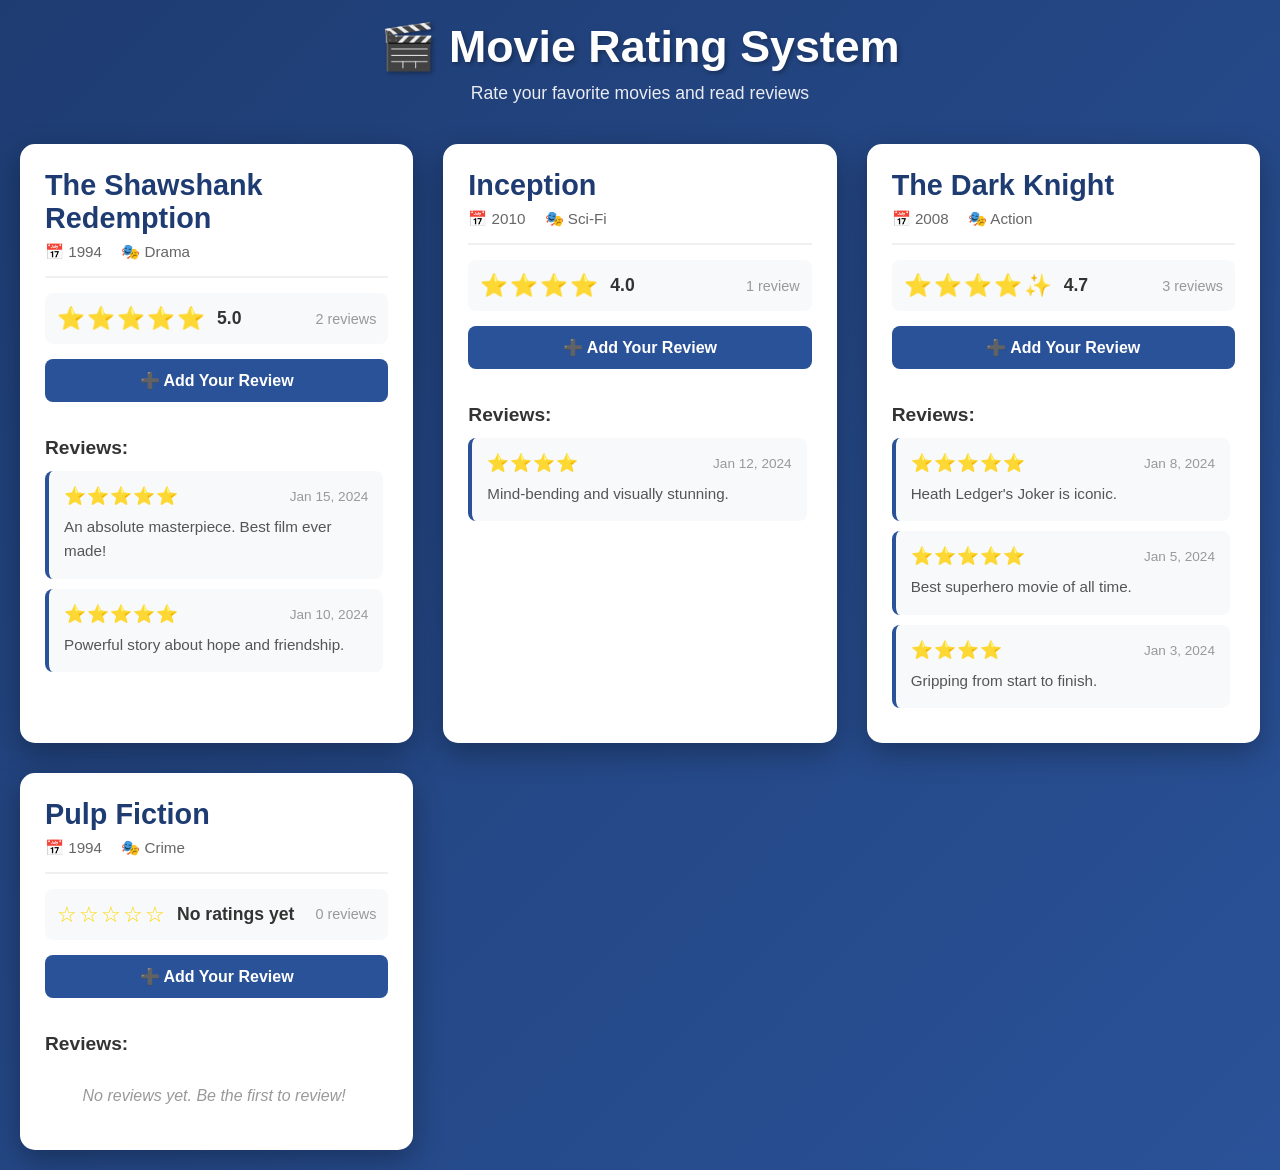
<file: week-9/index.html>
<!DOCTYPE html>
<html lang="en">
<head>
  <meta charset="UTF-8">
  <meta name="viewport" content="width=device-width, initial-scale=1.0">
  <title>Movie Rating System</title>
  <link rel="stylesheet" href="css/styles.css">
  <script src="src/script.js" defer></script>
</head>
<body>
  <div class="container">
    <header>
      <h1>🎬 Movie Rating System</h1>
      <p>Rate your favorite movies and read reviews</p>
    </header>

    <div class="movies-container" id="movies-container">
      <!-- Movie cards will be inserted here -->
    </div>
  </div>

  <!-- Modal for submitting reviews -->
  <div id="review-modal" class="modal hidden">
    <div class="modal-content">
      <span class="close" id="close-modal">&times;</span>
      <h2 id="modal-title">Submit Review</h2>

      <form id="review-form">
        <div class="form-group">
          <label for="rating">Your Rating:</label>
          <div class="star-rating">
            <input type="radio" name="rating" value="5" id="star5" required>
            <label for="star5">⭐</label>
            <input type="radio" name="rating" value="4" id="star4">
            <label for="star4">⭐</label>
            <input type="radio" name="rating" value="3" id="star3">
            <label for="star3">⭐</label>
            <input type="radio" name="rating" value="2" id="star2">
            <label for="star2">⭐</label>
            <input type="radio" name="rating" value="1" id="star1">
            <label for="star1">⭐</label>
          </div>
        </div>

        <div class="form-group">
          <label for="review-text">Your Review:</label>
          <textarea
            id="review-text"
            rows="4"
            placeholder="Share your thoughts about this movie..."
            required
            minlength="10"
            maxlength="500"
          ></textarea>
          <div class="char-count">
            <span id="char-counter">0</span>/500 characters
          </div>
        </div>

        <div id="error-display" class="error-message hidden"></div>

        <button type="submit" id="submit-btn" class="submit-btn">
          Submit Review
        </button>
      </form>
    </div>
  </div>

</body>
</html>
</file>
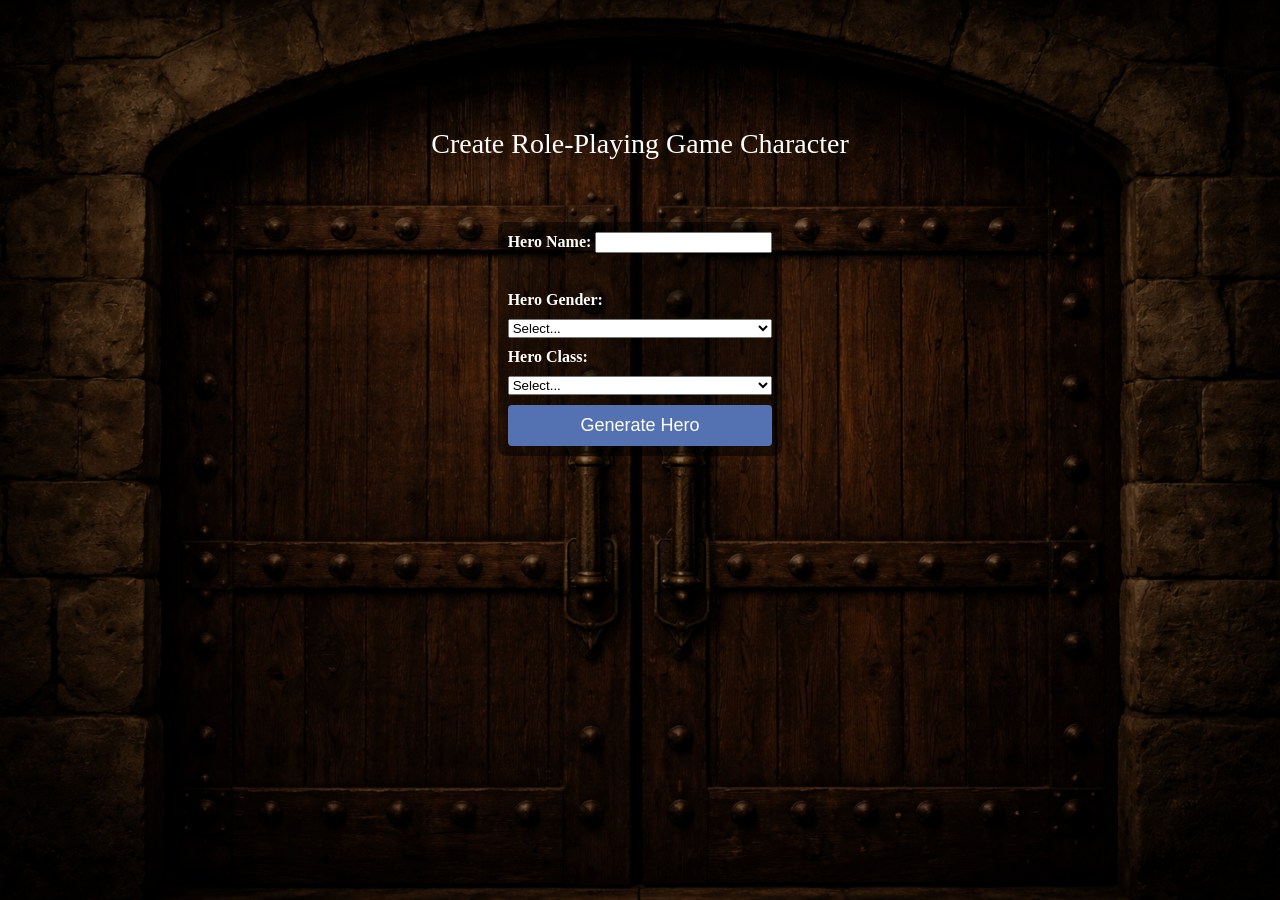
<file: week-2/character-generator/index.html>
<!DOCTYPE html>
<html>
  <!--
    Pragmatic JavaScript
    Chapter 1
    Programming Assignment

    Author: Jonathan Cantu
    Date:   April 4, 2026
    Filename: index.html
  -->

<head>
  <title>Roleplay Character Generator</title>
  <link rel="stylesheet" type="text/css" href="styles.css" />
</head>

<body>
  <div id="headerContainer" class="door-header-container">
    <h1>Create Role-Playing Game Character</h1>
  </div>
  <div id="mainContainer" class="door-form-container">
    <form id="characterForm" class="door-form">
      <span>
        <label for="heroName">Hero Name:</label>
        <input type="text" id="heroName" name="heroName" required /><br />
      </span><br />
      <label for="heroGender">Hero Gender:</label>
      <select id="heroGender" name="heroGender" required>
        <option value="">Select...</option>
        <option value="male">Male</option>
        <option value="female">Female</option>
        <option value="other">Other</option>
      </select>
      <label for="heroClass">Hero Class:</label>
      <select id="heroClass" name="heroClass" required>
        <option value="">Select...</option>
        <option value="warrior">Warrior</option>
        <option value="mage">Mage</option>
        <option value="rogue">Rogue</option>
      </select>
      <button id="generateHero" class="submit-button">Generate Hero</button>
    </form>
  </div>
  <div id="characterOutput">
  </div>

  <script src="script.js"></script>
</body>

</html>
</file>
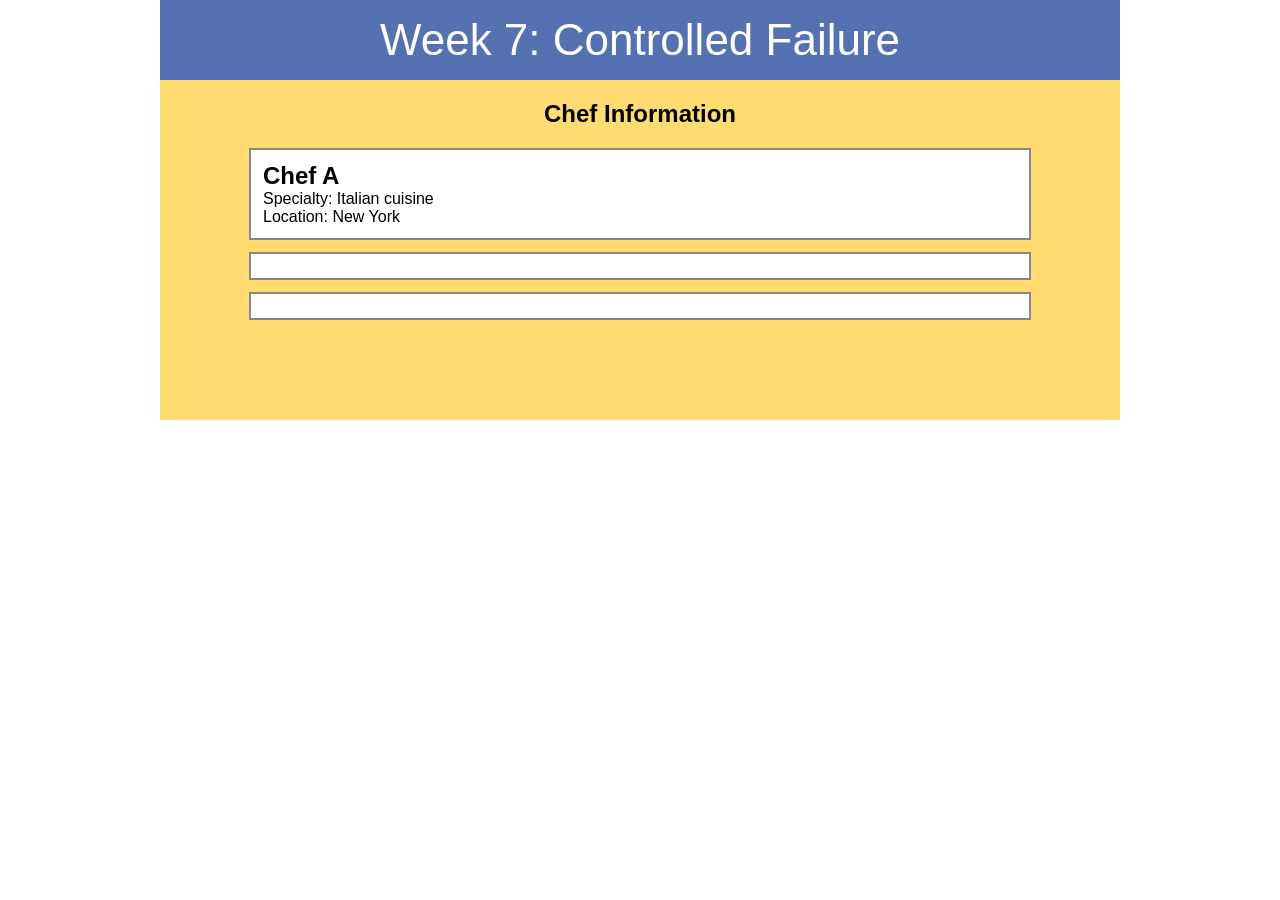
<file: week-7/starter/index.html>
<!DOCTYPE html>
<html lang="en">
<head>
  <meta charset="utf-8">
  <title>WEB 330 - Week 7</title>
  <link rel="stylesheet" href="css/styles.css">
  <script src="js/script.js"></script>
</head>
<body>
  <header>Week 7: Controlled Failure</header>

  <section>
    <h1>Chef Information</h1>
    <div id="chef1"></div>
    <div id="chef2"></div>
    <div id="chef3"></div>
  </section>

</body>
</html>
</file>
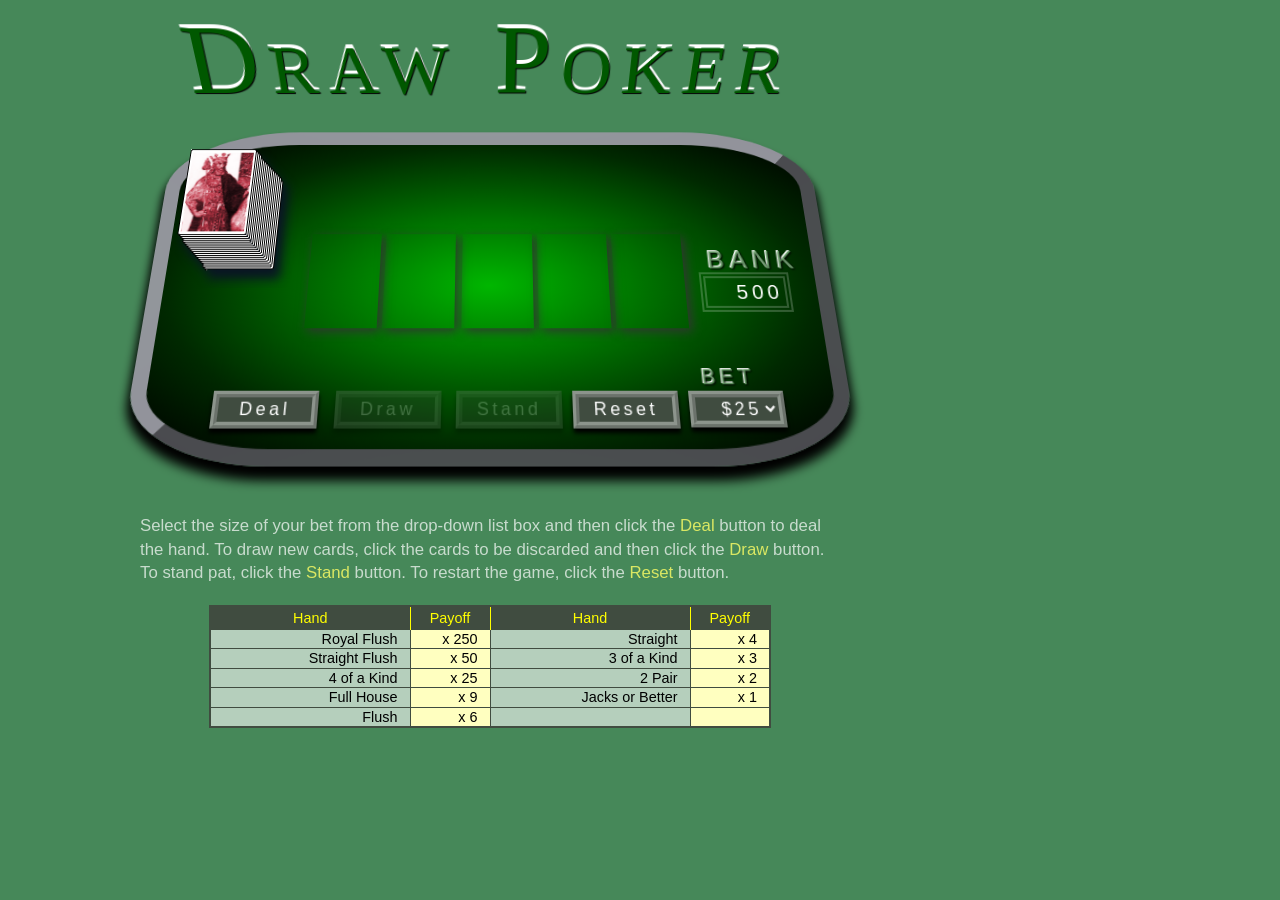
<file: week-1/chapter/js08.html>
<!DOCTYPE html>
<html>
<head>
   <!--
      JavaScript 7th Edition
      Chapter 8
      Chapter Case

      Author: Jonathan Cantu
      Date:   March 29, 2026

      Filename: js08.html
   -->
   <meta charset="utf-8" />
   <meta name="viewport" content="width=device-width,initial-scale=1.0">
   <title>Chapter 8 Case Problem: Draw Poker</title>
   <link rel="stylesheet" href="styles.css" />
   <script src="js08.js" defer></script>
   <script src="objects.js" defer></script>

</head>

<body>
   <section id="pokerTable">
      <h1>Draw Poker</h1>
      <div id="table">

         <img src="images/cardstack.png" alt="" id="cardstack" />
         <div id="hand">
            <img id="card0" class="cardImg" src="images/blank.gif" />
            <img id="card1" class="cardImg" src="images/blank.gif" />
            <img id="card2" class="cardImg" src="images/blank.gif" />
            <img id="card3" class="cardImg" src="images/blank.gif" />
            <img id="card4" class="cardImg" src="images/blank.gif" />
         </div>
         <div id="status"></div>

         <label id="bankLabel" for="bank">BANK</label>
         <input type="text" readonly id="bank" name="bank" />

         <div id="board">
            <input type="button" id="dealB" value="Deal" class="pokerButton" />
            <input type="button" id="drawB" value="Draw" class="pokerButton" disabled />
            <input type="button" id="standB" value="Stand" class="pokerButton" disabled />
            <input type="button" id="resetB" value="Reset" class="pokerButton" />
            <label id="betLabel" for="bet">BET</label>
            <select id="bet" name="bet">
               <option value="25">$25</option>
               <option value="50">$50</option>
               <option value="75">$75</option>
               <option value="100">$100</option>
            </select>
         </div>
      </div>
      <p id="instructions">
         Select the size of your bet from the drop-down list box and then
         click the <strong>Deal</strong> button to deal the hand. To draw new
         cards, click the cards to be discarded and then click the
         <strong>Draw</strong> button. To stand pat, click the
         <strong>Stand</strong> button. To restart the game, click the
         <strong>Reset</strong> button.
      </p>

      <table id="oddsTable">
         <colgroup>
            <col class="firstCol" />
            <col class="secondCol" />
            <col class="firstCol" />
            <col class="secondCol" />
         </colgroup>
         <tr>
            <th>Hand</th>
            <th>Payoff</th>
            <th>Hand</th>
            <th>Payoff</th>
         </tr>
         <tr>
            <td>Royal Flush</td>
            <td>x 250</td>
            <td>Straight</td>
            <td>x 4</td>
         </tr>
         <tr>
            <td>Straight Flush</td>
            <td>x 50</td>
            <td>3 of a Kind</td>
            <td>x 3</td>
         </tr>
         <tr>
            <td>4 of a Kind</td>
            <td>x 25</td>
            <td>2 Pair</td>
            <td>x 2</td>
         </tr>
         <tr>
            <td>Full House</td>
            <td>x 9</td>
            <td>Jacks or Better</td>
            <td>x 1</td>
         </tr>
         <tr>
            <td>Flush</td>
            <td>x 6</td>
            <td></td>
            <td></td>
         </tr>
      </table>

   </section>
</body>
</html>
</file>
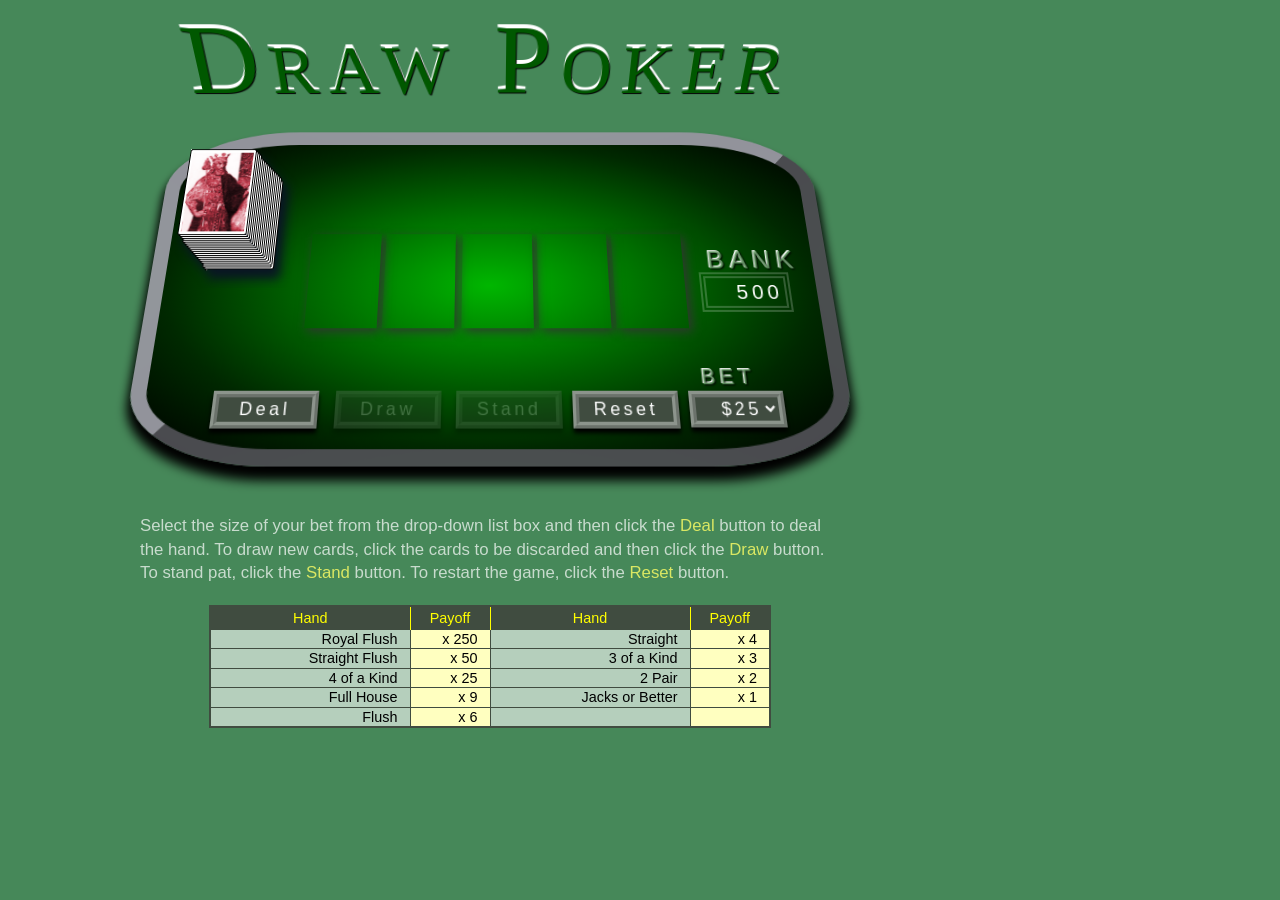
<file: week-1/chapter/js08_txt.html>
<!DOCTYPE html>
<html>
<head>
   <!--
      JavaScript 7th Edition
      Chapter 8
      Chapter Case

      Author: Jonathan Cantu
      Date:   March 29, 2026

      Filename: js08.html
   -->
   <meta charset="utf-8" />
   <meta name="viewport" content="width=device-width,initial-scale=1.0">
   <title>Chapter 8 Case Problem: Draw Poker</title>
   <link rel="stylesheet" href="styles.css" />
   <script src="js08.js" defer></script>
   <script src="objects.js" defer></script>

</head>

<body>
   <section id="pokerTable">
      <h1>Draw Poker</h1>
      <div id="table">

         <img src="cardstack.png" alt="" id="cardstack" />
         <div id="hand">
            <img id="card0" class="cardImg" src="blank.gif" />
            <img id="card1" class="cardImg" src="blank.gif" />
            <img id="card2" class="cardImg" src="blank.gif" />
            <img id="card3" class="cardImg" src="blank.gif" />
            <img id="card4" class="cardImg" src="blank.gif" />
         </div>
         <div id="status"></div>

         <label id="bankLabel" for="bank">BANK</label>
         <input type="text" readonly id="bank" name="bank" />

         <div id="board">
            <input type="button" id="dealB" value="Deal" class="pokerButton" />
            <input type="button" id="drawB" value="Draw" class="pokerButton" disabled />
            <input type="button" id="standB" value="Stand" class="pokerButton" disabled />
            <input type="button" id="resetB" value="Reset" class="pokerButton" />
            <label id="betLabel" for="bet">BET</label>
            <select id="bet" name="bet">
               <option value="25">$25</option>
               <option value="50">$50</option>
               <option value="75">$75</option>
               <option value="100">$100</option>
            </select>
         </div>
      </div>
      <p id="instructions">
         Select the size of your bet from the drop-down list box and then
         click the <strong>Deal</strong> button to deal the hand. To draw new
         cards, click the cards to be discarded and then click the
         <strong>Draw</strong> button. To stand pat, click the
         <strong>Stand</strong> button. To restart the game, click the
         <strong>Reset</strong> button.
      </p>

      <table id="oddsTable">
         <colgroup>
            <col class="firstCol" />
            <col class="secondCol" />
            <col class="firstCol" />
            <col class="secondCol" />
         </colgroup>
         <tr>
            <th>Hand</th>
            <th>Payoff</th>
            <th>Hand</th>
            <th>Payoff</th>
         </tr>
         <tr>
            <td>Royal Flush</td>
            <td>x 250</td>
            <td>Straight</td>
            <td>x 4</td>
         </tr>
         <tr>
            <td>Straight Flush</td>
            <td>x 50</td>
            <td>3 of a Kind</td>
            <td>x 3</td>
         </tr>
         <tr>
            <td>4 of a Kind</td>
            <td>x 25</td>
            <td>2 Pair</td>
            <td>x 2</td>
         </tr>
         <tr>
            <td>Full House</td>
            <td>x 9</td>
            <td>Jacks or Better</td>
            <td>x 1</td>
         </tr>
         <tr>
            <td>Flush</td>
            <td>x 6</td>
            <td></td>
            <td></td>
         </tr>
      </table>

   </section>
</body>
</html>
</file>
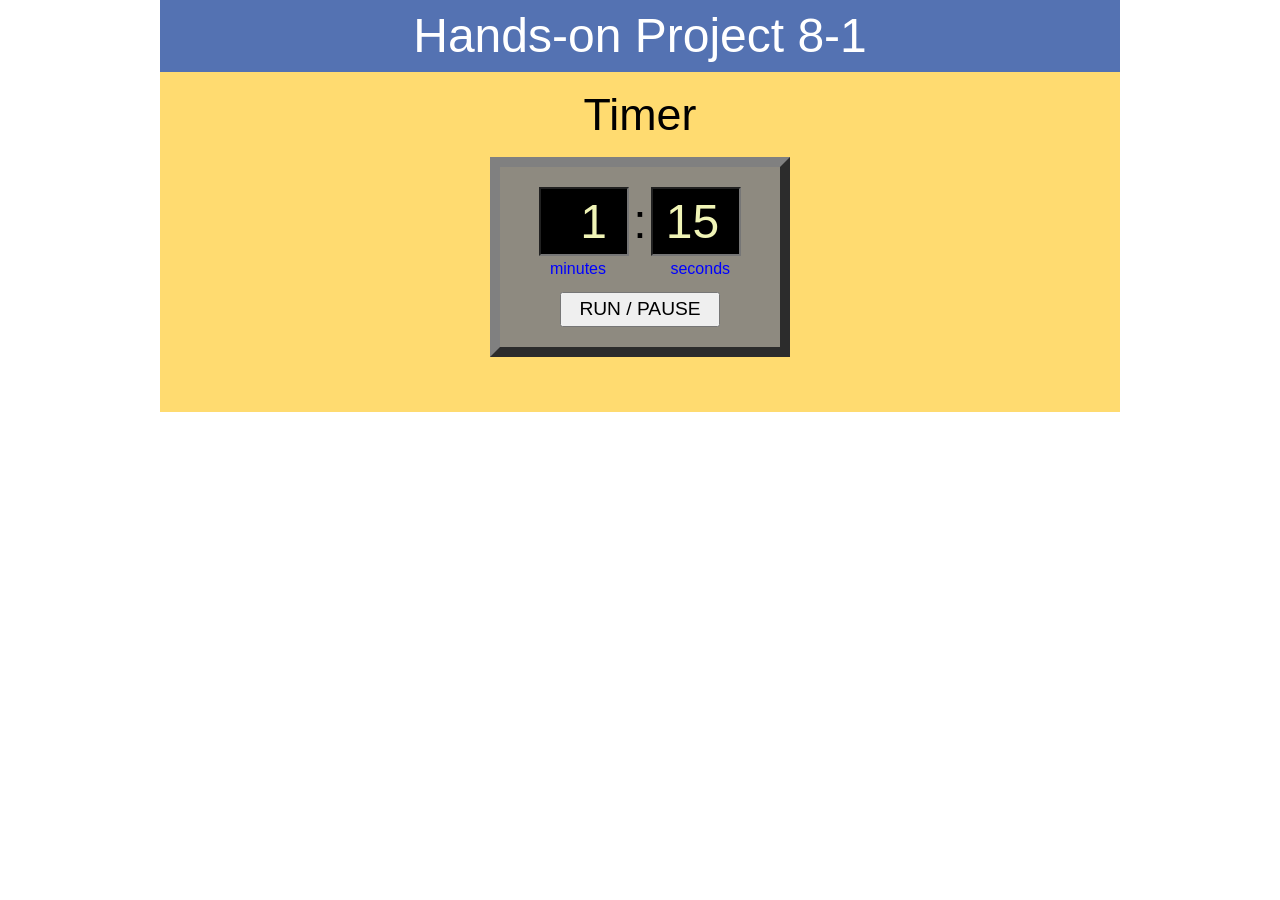
<file: week-1/project08-01/project08-01.html>
<!DOCTYPE html>
<html>
<head>
   <!--
      JavaScript 7th Edition
      Chapter 8
      Hands-on Project 8-1

      Author: Jonathan Cantu
      Date:   March 29, 2026

      Filename: project08-01.html
   -->
   <meta charset="utf-8" />
   <meta name="viewport" content="width=device-width,initial-scale=1.0">
   <title>Hands-on Project 8-1</title>
   <link rel="stylesheet" href="styles.css" />
   <script src="project08-01.js" defer></script>

</head>

<body>
   <header>
      <h1>
         Hands-on Project 8-1
      </h1>
   </header>

   <section>
      <h1>Timer</h1>
      <div id="timerClock">
         <input id="minutesBox" type="number" value="1" min="0" max="10" step="1" />
         <span id="separator">:</span>
         <input id="secondsBox" type="number" value="15" min="0" max="59" step="1" /><br />
         <span id="minLabel">minutes</span> <span id="secLabel">seconds</span>
         <input id="runPauseButton" type="button" value="RUN / PAUSE" />
      </div>
   </section>
</body>
</html>
</file>
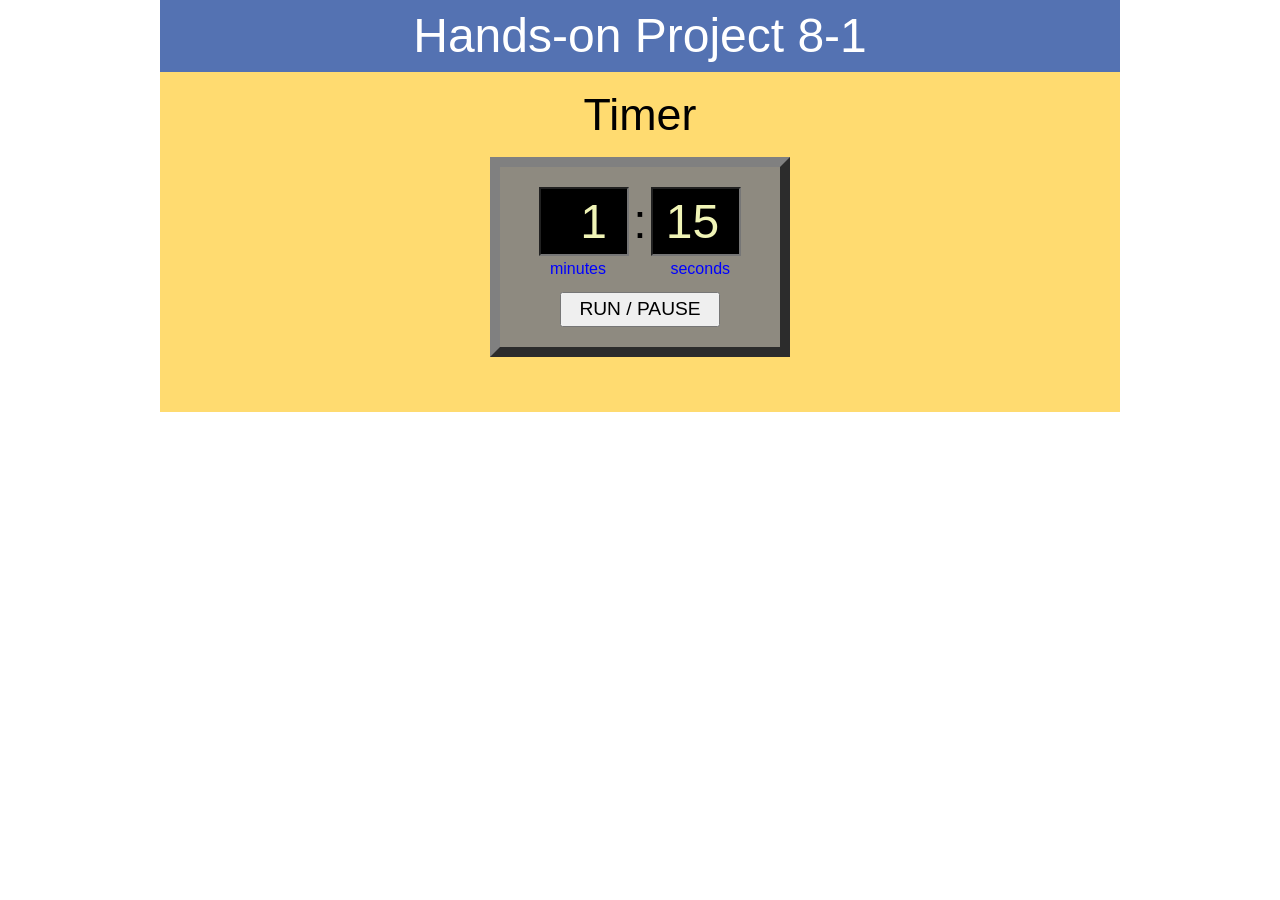
<file: week-1/project08-01/project08-01_txt.html>
<!DOCTYPE html>
<html>
<head>
   <!--
      JavaScript 7th Edition
      Chapter 8
      Hands-on Project 8-1

      Author: 
      Date:   

      Filename: project08-01.html
   -->
   <meta charset="utf-8" />
   <meta name="viewport" content="width=device-width,initial-scale=1.0">
   <title>Hands-on Project 8-1</title>
   <link rel="stylesheet" href="styles.css" />

</head>

<body>
   <header>
      <h1>
         Hands-on Project 8-1
      </h1>
   </header>

   <section>
      <h1>Timer</h1>
      <div id="timerClock">
         <input id="minutesBox" type="number" value="1" min="0" max="10" step="1" />
         <span id="separator">:</span>
         <input id="secondsBox" type="number" value="15" min="0" max="59" step="1" /><br />
         <span id="minLabel">minutes</span> <span id="secLabel">seconds</span>
         <input id="runPauseButton" type="button" value="RUN / PAUSE" />
      </div>
   </section>
</body>
</html>
</file>
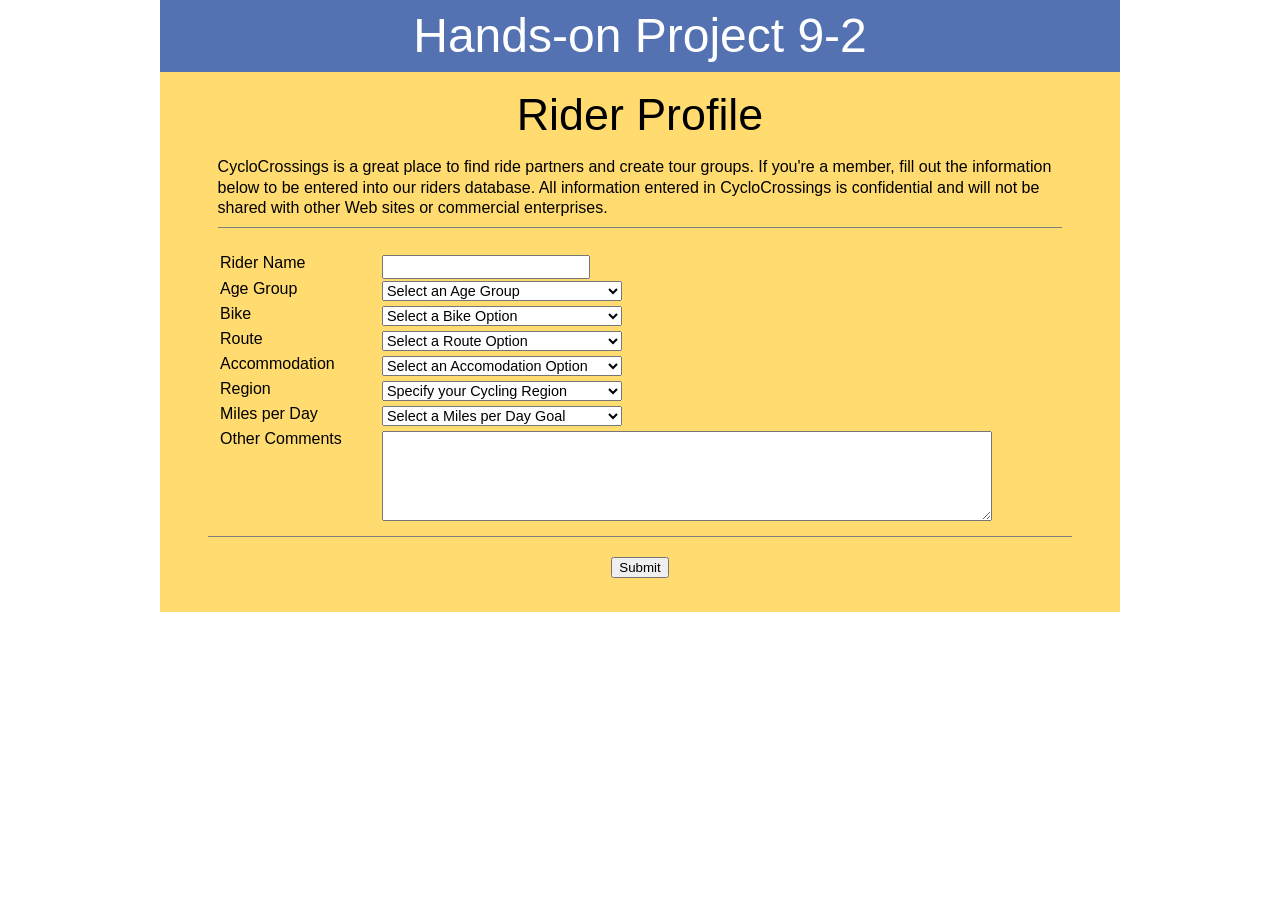
<file: week-3/project09-02/project09-02a.html>
<!DOCTYPE html>
<html>
<head>
   <!--
      JavaScript 7th Edition
      Chapter 9
      Hands-on Project 9-2

      Author: Jonathan Cantu
      Date:   April 12, 2026

      Filename: project09-02a.html
   -->
   <meta charset="utf-8" />
   <title>Hands-on Project 9-2</title>
   <script src="project09-02a.js" defer></script>
   <link rel="stylesheet" href="styles.css" />
</head>

<body>
   <header>
      <h1>
         Hands-on Project 9-2
      </h1>
   </header>

   <section>
      <h1>Rider Profile</h1>
      <p id="intro">
         CycloCrossings is a great place to find ride partners and create
         tour groups. If you're a member, fill out the information below
         to be entered into our riders database. All information entered
         in CycloCrossings is confidential and will not be shared with
         other Web sites or commercial enterprises.
      </p>

      <table id="profile">
        <colgroup>
           <col id="firstCol" />
           <col id="secondCol" />
        </colgroup>
         <tr>
            <td>Rider Name</td>
            <td>
               <input name="riderName" id="riderName" type="text" />
            </td>
         </tr>
         <tr>
            <td>Age Group</td>
            <td>
               <select name="ageGroup" id="ageGroup" size="1">
                  <option value="">Select an Age Group</option>
                  <option value="16 - 20">16 - 20</option>
                  <option value="21 - 30">21 - 30</option>
                  <option value="31 - 40">31 - 40</option>
                  <option value="41 - 50">41 - 50</option>
                  <option value="51 - 60">51 - 60</option>
                  <option value="61 - 70">61 - 70</option>
                  <option value="71+">71+</option>
               </select>
            </td>
         </tr>
         <tr>
            <td>Bike</td>
            <td>
               <select name="bikeOption" id="bikeOption" size="1">
                  <option value="">Select a Bike Option</option>
                  <option value="road">Road Bike</option>
                  <option value="mountain">Mountain Bike</option>
                  <option value="either">Either</option>
               </select>
            </td>
         </tr>
         <tr>
            <td>Route</td>
            <td>
               <select name="routeOption" id="routeOption" size="1">
                  <option value="">Select a Route Option</option>
                  <option value="road">Road</option>
                  <option value="trail">Trail</option>
                  <option value="either">Either</option>
               </select>
            </td>
         </tr>
         <tr>
            <td>Accommodation</td>
            <td>
               <select name="accOption" id="accOption" size="1">
                  <option value="">Select an Accomodation Option</option>
                  <option value="camping">Camping</option>
                  <option value="motel">Motel</option>
                  <option value="either">Either</option>
               </select>
            </td>
         </tr>
         <tr>
            <td>Region</td>
            <td>
               <select name="region" id="region" size="1">
                  <option value="">Specify your Cycling Region</option>
                  <option value="Northeast">Northeast</option>
                  <option value="East Coast">East Coast</option>
                  <option value="Southeast">Southeast</option>
                  <option value="Midwest">Midwest</option>
                  <option value="Mountain">Mountain</option>
                  <option value="Southwest">Southwest</option>
                  <option value="West Coast">West Coast</option>
                  <option value="NOrthwest">Northwest</option>
               </select>
            </td>
         </tr>
         <tr>
            <td>Miles per Day</td>
            <td>
               <select name="miles" id="miles" size="1">
                  <option value="">Select a Miles per Day Goal</option>
                  <option value="21 - 40">21 - 40</option>
                  <option value="41 - 60">41 - 60</option>
                  <option value="61 - 80">61 - 80</option>
                  <option value="21 - 40">81 - 100</option>
                  <option value="100+">100+</option>
               </select>
            </td>
         </tr>
         <tr>
            <td>Other Comments</td>
            <td>
               <textarea name="comments" id="comments"></textarea>
            </td>
         </tr>
      </table>

      <p style="text-align: center">
         <input id="submitButton" type="button" value="Submit" />
      </p>
   </section>
</body>
</html>
</file>
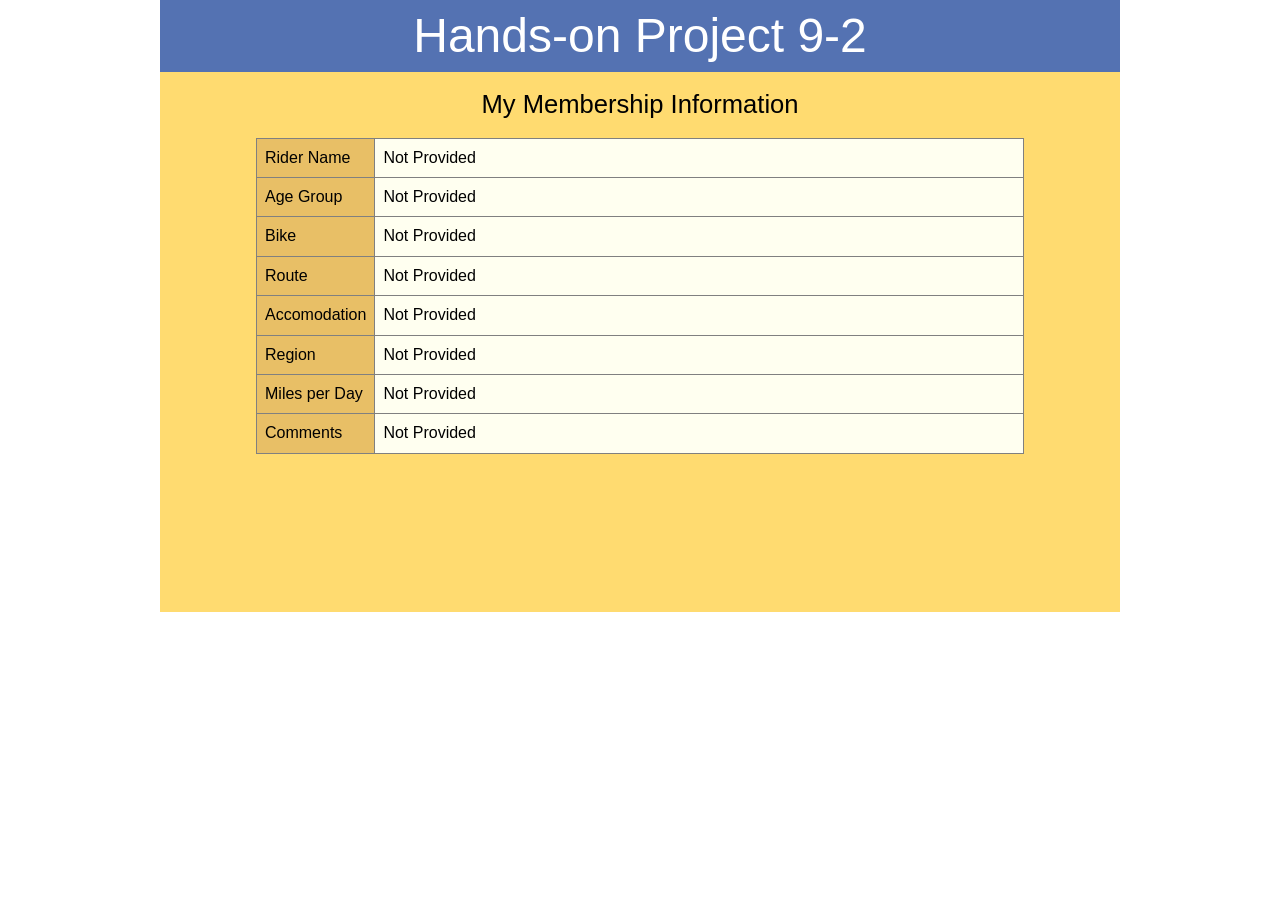
<file: week-3/project09-02/project09-02b.html>
<!DOCTYPE html>
<html>
<head>
   <!--
      JavaScript 7th Edition
      Chapter 8
      Hands-on Project 9-2

      Author: Jonathan Cantu
      Date:   April 12, 2026

      Filename: project09-02b.html
   -->
   <meta charset="utf-8" />
   <meta name="viewport" content="width=device-width,initial-scale=1.0">
   <title>Hands-on Project 9-2</title>
   <script src="project09-02b.js" defer></script>
   <link rel="stylesheet" href="styles.css" />
</head>

<body>
   <header>
      <h1>
         Hands-on Project 9-2
      </h1>
   </header>

   <section>
      <h1 id="h2b">My Membership Information</h1>

      <table id="order">
         <tr>
            <th>Rider Name</th>
            <td id="riderName"></td>
         </tr>
         <tr>
            <th>Age Group</th>
            <td id="ageGroup"></td>
         </tr>
         <tr>
            <th>Bike</th>
            <td id="bikeOption"></td>
         </tr>
         <tr>
            <th>Route</th>
            <td id="routeOption"></td>
         </tr>
         <tr>
            <th>Accomodation</th>
            <td id="accOption"></td>
         </tr>
         <tr>
            <th>Region</th>
            <td id="region"></td>
         </tr>
         <tr>
            <th>Miles per Day</th>
            <td id="miles"></td>
         </tr>
         <tr>
            <th>Comments</th>
            <td id="comments"></td>
         </tr>
      </table>
   </section>
</body>
</html>
</file>
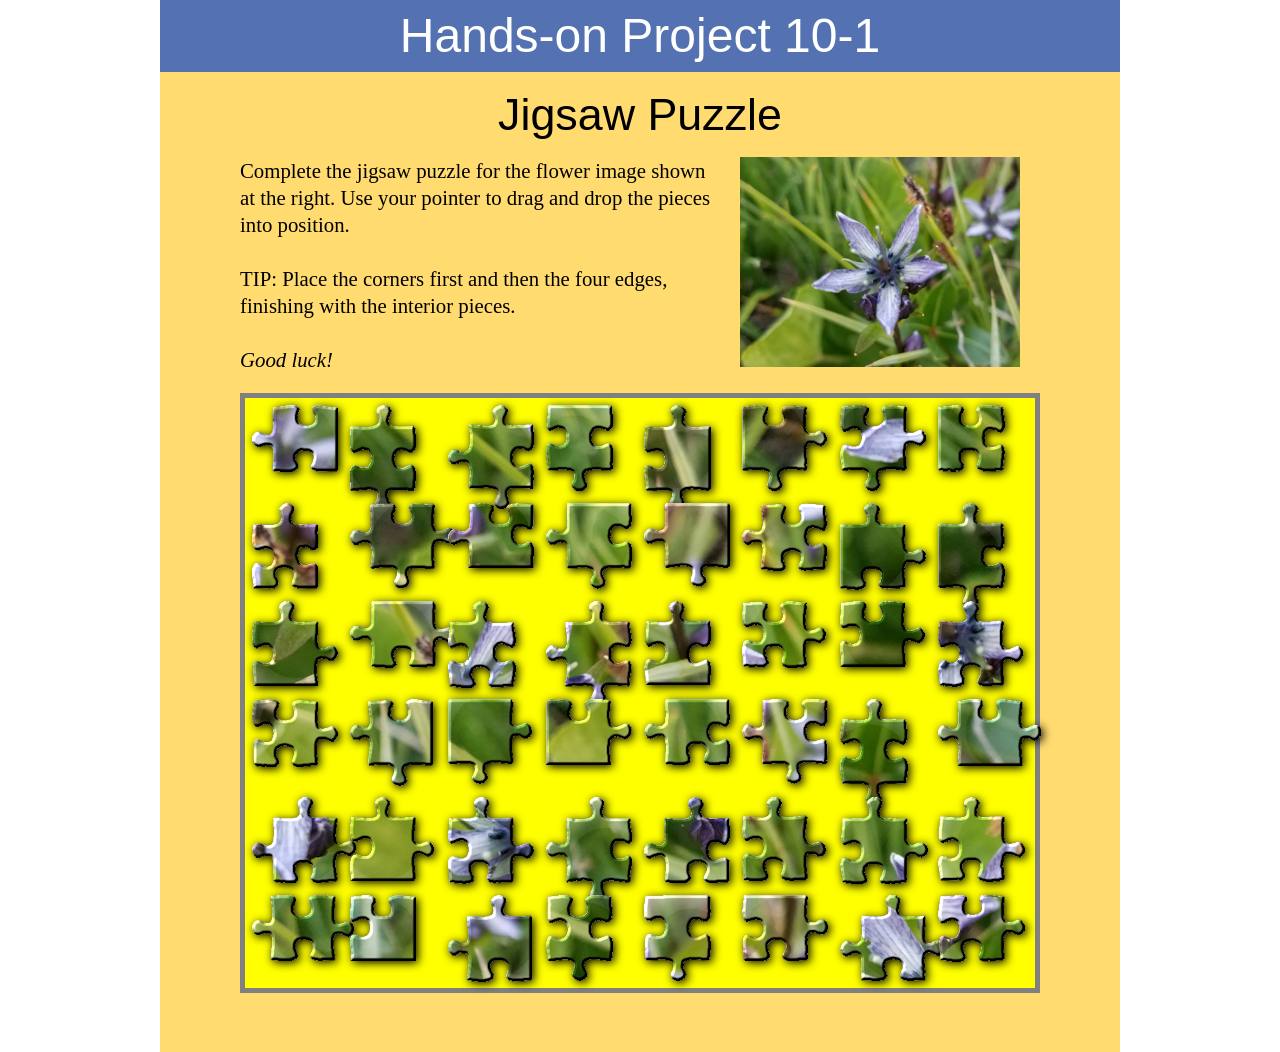
<file: week-4/project10-01/project10-01.html>
<!DOCTYPE html>
<html>
<head>
   <!--
      JavaScript 7th Edition
      Chapter 10
      Hands-on Project 10-1

      Author: Jonathan Cantu
      Date:   April 19, 2026

      Filename: project10-01.html
   -->
   <meta charset="utf-8" />
   <meta name="viewport" content="width=device-width,initial-scale=1.0">
   <title>Hands-on Project 10-1</title>
   <link rel="stylesheet" href="css/styles.css" />
   <script src="scripts/project10-01.js" defer></script>
</head>

<body>
   <header>
      <h1>
         Hands-on Project 10-1
      </h1>
   </header>

   <section>
      <h1>Jigsaw Puzzle</h1>
      <p><img src="img/puzzle.png" alt="" />
      Complete the jigsaw puzzle for the flower image shown at the
      right. Use your pointer to drag and drop the pieces into position. <br /><br />
      TIP: Place the corners first and then the four edges, finishing
         with the interior pieces. <br /> <br /><em>Good luck!</em></p>
      <div id = "puzzleBoard">
      </div>

</section>
</body>
</html>
</file>
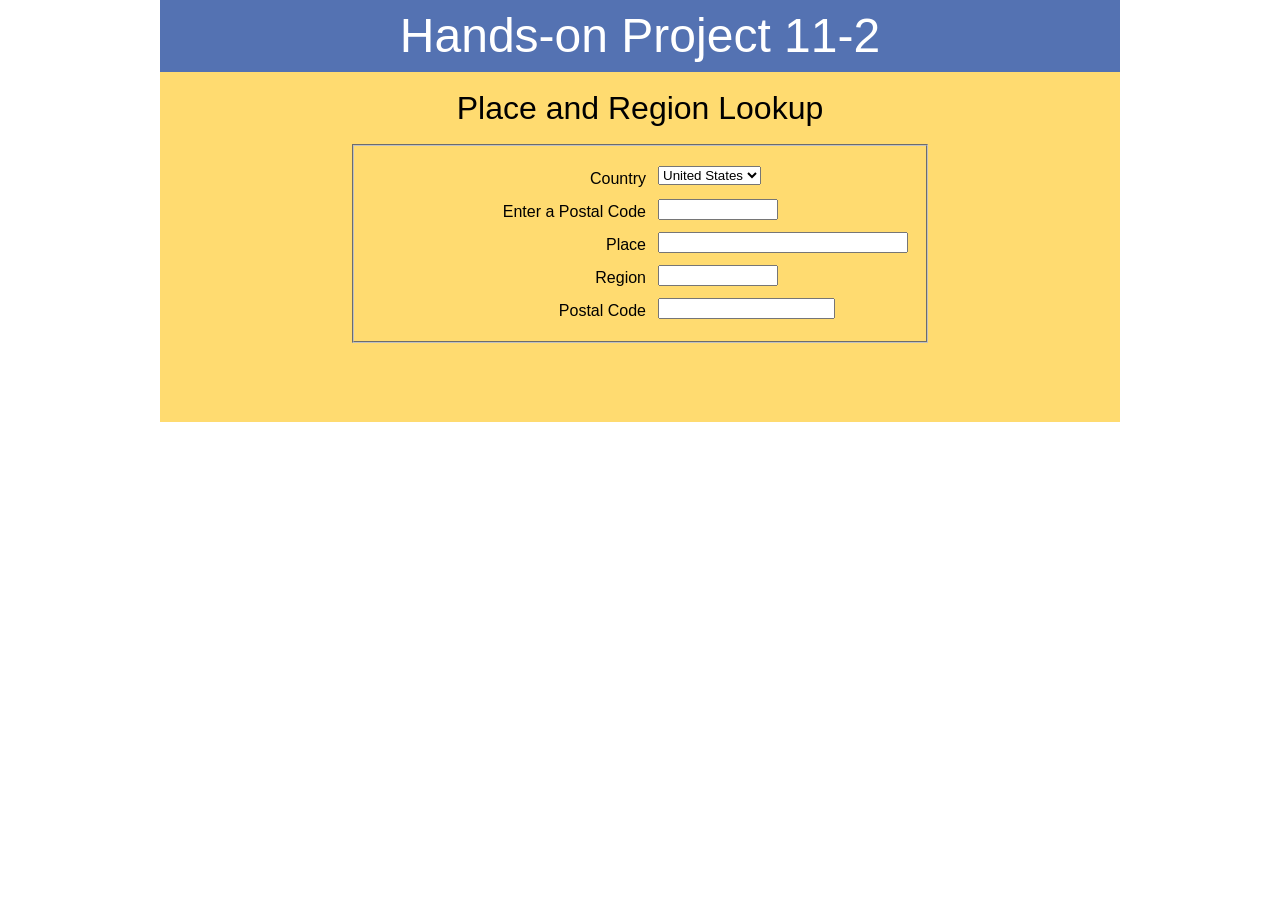
<file: week-6/project11-02/project11-02.html>
<!DOCTYPE html>
<html>
<head>
   <!--
      JavaScript 7th Edition
      Chapter 11
      Hands-on Project 11-2

      Author: Jonathan Cantu
      Date:  May 2nd, 2026

      Filename: project11-02.html
   -->
   <meta charset="utf-8" />
   <meta name="viewport" content="width=device-width,initial-scale=1.0">
   <title>Hands-on Project 11-2</title>
   <link rel="stylesheet" href="css/styles.css" />
   <script src="src/project11-02.js" defer></script>
</head>

<body>
   <header>
      <h1>
         Hands-on Project 11-2
      </h1>
   </header>

   <section>
      <h1>Place and Region Lookup</h1>
      <fieldset id="addressFields">
         <label for="country">Country</label>
         <select name="country" id="country">
            <option value="us">United States</option>
            <option value="at">Austria</option>
            <option value="ca">Canada</option>
            <option value="ch">Switzerland</option>
            <option value="de">Germany</option>
            <option value="fr">France</option>
            <option value="gb">Great Britain</option>
            <option value="in">India</option>
            <option value="it">Italy</option>
            <option value="jp">Japan</option>
            <option value="mx">Mexico</option>
            <option value="nz">New Zealand</option>
            <option value="ru">Russia</option>
            <option value="es">Spain</option>
            <option value="se">Sweden</option>
            <option value="tr">Turkey</option>
            <option value="za">South Africa</option>
         </select>
         <label for="postalCode">Enter a Postal Code</label>
         <input type="text" name="postalCode" id="postalCode" autocomplete="off"/>
         <label for="place">Place</label>
         <input type="text" name="place" id="place" autocomplete="off" />
         <label for="region">Region</label>
         <input type="text" name="region" id="region" autocomplete="off" />
         <label for="postalCodeRO">Postal Code</label>
         <input type="text" name="postalCodeReadOnly" id="postalCodeRO" readonly/>
      </fieldset>

</section>
</body>
</html>
</file>
<file: week-9/css/styles.css>
* {
  margin: 0;
  padding: 0;
  box-sizing: border-box;
}

body {
  font-family: 'Segoe UI', Tahoma, Geneva, Verdana, sans-serif;
  background: linear-gradient(135deg, #1e3c72 0%, #2a5298 100%);
  min-height: 100vh;
  padding: 20px;
}

.container {
  max-width: 1400px;
  margin: 0 auto;
}

header {
  text-align: center;
  color: white;
  margin-bottom: 40px;
}

header h1 {
  font-size: 2.8rem;
  margin-bottom: 10px;
  text-shadow: 2px 2px 4px rgba(0, 0, 0, 0.3);
}

header p {
  font-size: 1.1rem;
  opacity: 0.9;
}

.movies-container {
  display: grid;
  grid-template-columns: repeat(auto-fill, minmax(350px, 1fr));
  gap: 30px;
}

.movie-card {
  background: white;
  border-radius: 15px;
  padding: 25px;
  box-shadow: 0 10px 30px rgba(0, 0, 0, 0.3);
  transition: transform 0.3s ease, box-shadow 0.3s ease;
}

.movie-card:hover {
  transform: translateY(-5px);
  box-shadow: 0 15px 40px rgba(0, 0, 0, 0.4);
}

.movie-header {
  border-bottom: 2px solid #f0f0f0;
  padding-bottom: 15px;
  margin-bottom: 15px;
}

.movie-title {
  color: #1e3c72;
  font-size: 1.8rem;
  margin-bottom: 8px;
  font-weight: 700;
}

.movie-meta {
  color: #666;
  font-size: 0.95rem;
}

.movie-meta span {
  margin-right: 15px;
}

.rating-display {
  display: flex;
  align-items: center;
  gap: 10px;
  margin: 15px 0;
  padding: 12px;
  background: #f8f9fa;
  border-radius: 8px;
}

.stars {
  color: #ffd700;
  font-size: 1.4rem;
  letter-spacing: 2px;
}

.rating-text {
  color: #333;
  font-weight: 600;
  font-size: 1.1rem;
}

.review-count {
  color: #999;
  font-size: 0.9rem;
  margin-left: auto;
}

.add-review-btn {
  background: #2a5298;
  color: white;
  border: none;
  padding: 12px 20px;
  border-radius: 8px;
  cursor: pointer;
  font-size: 1rem;
  transition: all 0.3s ease;
  margin-bottom: 15px;
  width: 100%;
  font-weight: 600;
}

.add-review-btn:hover:not(:disabled) {
  background: #1e3c72;
  transform: translateY(-2px);
}

.add-review-btn:disabled {
  background: #ccc;
  cursor: not-allowed;
  opacity: 0.6;
}

.reviews-section {
  margin-top: 20px;
}

.reviews-header {
  font-size: 1.2rem;
  color: #333;
  margin-bottom: 12px;
  font-weight: 600;
}

.reviews-list {
  max-height: 300px;
  overflow-y: auto;
  padding-right: 5px;
}

.reviews-list::-webkit-scrollbar {
  width: 6px;
}

.reviews-list::-webkit-scrollbar-track {
  background: #f1f1f1;
  border-radius: 10px;
}

.reviews-list::-webkit-scrollbar-thumb {
  background: #888;
  border-radius: 10px;
}

.review-item {
  background: #f8f9fa;
  padding: 15px;
  border-radius: 8px;
  margin-bottom: 10px;
  border-left: 4px solid #2a5298;
  animation: slideIn 0.3s ease;
}

@keyframes slideIn {
  from {
    opacity: 0;
    transform: translateX(-20px);
  }
  to {
    opacity: 1;
    transform: translateX(0);
  }
}

.review-header {
  display: flex;
  justify-content: space-between;
  align-items: center;
  margin-bottom: 8px;
}

.review-stars {
  color: #ffd700;
  font-size: 1.1rem;
  letter-spacing: 1px;
}

.review-date {
  color: #999;
  font-size: 0.85rem;
}

.review-text {
  color: #555;
  line-height: 1.6;
  font-size: 0.95rem;
}

.no-reviews {
  text-align: center;
  color: #999;
  padding: 20px;
  font-style: italic;
}

/* Modal Styles */
.modal {
  display: none;
  position: fixed;
  z-index: 1000;
  left: 0;
  top: 0;
  width: 100%;
  height: 100%;
  background-color: rgba(0, 0, 0, 0.7);
  animation: fadeIn 0.3s ease;
}

@keyframes fadeIn {
  from { opacity: 0; }
  to { opacity: 1; }
}

.modal.hidden {
  display: none;
}

.modal:not(.hidden) {
  display: flex;
  justify-content: center;
  align-items: center;
}

.modal-content {
  background-color: white;
  padding: 35px;
  border-radius: 15px;
  width: 90%;
  max-width: 500px;
  position: relative;
  box-shadow: 0 15px 50px rgba(0, 0, 0, 0.5);
  animation: slideUp 0.3s ease;
}

@keyframes slideUp {
  from {
    opacity: 0;
    transform: translateY(50px);
  }
  to {
    opacity: 1;
    transform: translateY(0);
  }
}

.close {
  position: absolute;
  right: 20px;
  top: 15px;
  font-size: 2rem;
  cursor: pointer;
  color: #999;
  transition: color 0.3s ease;
}

.close:hover {
  color: #333;
}

#modal-title {
  color: #1e3c72;
  margin-bottom: 25px;
  font-size: 1.8rem;
}

.form-group {
  margin-bottom: 20px;
}

.form-group label {
  display: block;
  margin-bottom: 10px;
  color: #333;
  font-weight: 600;
  font-size: 1rem;
}

.star-rating {
  display: flex;
  flex-direction: row-reverse;
  justify-content: flex-end;
  gap: 5px;
}

.star-rating input {
  display: none;
}

.star-rating label {
  font-size: 2.5rem;
  cursor: pointer;
  color: #ddd;
  transition: color 0.2s ease, transform 0.2s ease;
}

.star-rating input:checked ~ label,
.star-rating label:hover,
.star-rating label:hover ~ label {
  color: #ffd700;
}

.star-rating label:hover {
  transform: scale(1.2);
}

textarea {
  width: 100%;
  padding: 12px;
  border: 2px solid #ddd;
  border-radius: 8px;
  font-family: inherit;
  font-size: 1rem;
  resize: vertical;
  transition: border-color 0.3s ease;
}

textarea:focus {
  outline: none;
  border-color: #2a5298;
}

.char-count {
  text-align: right;
  color: #999;
  font-size: 0.85rem;
  margin-top: 5px;
}

.error-message {
  background: #ffe0e0;
  color: #d32f2f;
  padding: 12px;
  border-radius: 8px;
  margin-bottom: 15px;
  border-left: 4px solid #d32f2f;
  font-weight: 500;
}

.error-message.hidden {
  display: none;
}

.submit-btn {
  background: #2a5298;
  color: white;
  border: none;
  padding: 14px 30px;
  border-radius: 8px;
  cursor: pointer;
  font-size: 1.1rem;
  width: 100%;
  font-weight: 600;
  transition: all 0.3s ease;
}

.submit-btn:hover:not(:disabled) {
  background: #1e3c72;
  transform: translateY(-2px);
}

.submit-btn:disabled {
  background: #ccc;
  cursor: not-allowed;
  opacity: 0.7;
}

.loading-spinner {
  display: inline-block;
  width: 16px;
  height: 16px;
  border: 3px solid rgba(255, 255, 255, 0.3);
  border-radius: 50%;
  border-top-color: white;
  animation: spin 0.8s linear infinite;
  margin-right: 8px;
  vertical-align: middle;
}

@keyframes spin {
  to { transform: rotate(360deg); }
}

/* Responsive */
@media (max-width: 768px) {
  header h1 {
    font-size: 2rem;
  }

  .movies-container {
    grid-template-columns: 1fr;
  }

  .modal-content {
    padding: 25px;
  }
}
</file>
<file: week-2/character-generator/styles.css>
/*  JavaScript 7th Edition
    Chapter 8
    Hands-on Project 8-1

    Filename: styles.css
*/

/* reset rules */
html, body, div, span, applet, object, iframe,
h1, h2, h3, h4, h5, h6, p, blockquote, pre,
a, abbr, acronym, address, big, cite, code,
del, dfn, em, img, ins, kbd, q, s, samp,
small, strike, strong, sub, sup, tt, var,
b, u, i, center,
dl, dt, dd, ol, ul, li,
fieldset, form, label, legend,
table, caption, tbody, tfoot, thead, tr, th, td,
article, aside, canvas, details, embed,
figure, figcaption, footer, header, hgroup,
menu, nav, output, ruby, section, summary,
time, mark, audio, video {
   margin: 0;
   padding: 0;
   border: 0;
   font-size: 100%;
   font: inherit;
   vertical-align: baseline;
}

body {
  display: grid;
  /*
  grid-template-columns: 1fr 1fr 1fr;
  grid-template-rows: 0.5fr 1fr 1fr;
  */
  grid-template-columns: 1fr 1fr 1fr;
  grid-template-rows: 1fr 1fr 1fr 1fr;
  height: 100vh;
  margin: 0px;
  padding: 0;
  background:
    linear-gradient(rgba(0,0,0,0.5), rgba(0,0,0,0.5)),
    url("images/RusticMedievalDoubleDoors.png");
  background-size: cover;
  background-position: center;
  background-repeat: no-repeat;
}

h1 {
   font-size: 28px;
   font-family: "Copperplate Gothic", "Copperplate", serif;
}

h2 {
   font-size: 22px;
   font-family: "Copperplate Gothic", "Copperplate", serif;
   text-decoration: underline;
}

label {
    font-weight: bold;
    display: inline-block;
}

ol, ul {
   list-style: none;
}

/* page header */
header {
   background: #5472B2;
   width: 100%;
   color: white;
   font-size: 48px;
   text-align: center;
   line-height: 1.5em;
   margin-bottom: 0;
}

.submit-button {
   background: #5472B2;
   color: white;
   font-size: 18px;
   padding: 10px;
   border: none;
   border-radius: 4px;
   cursor: pointer;
}

.door-form {
  display: flex;
  flex-direction: column;
  gap: 10px;

  padding: 10px;
  border-radius: 8px;

  background: rgba(0, 0, 0, 0.5);
  color: white;
}

.door-header-container {
  grid-column: 1 / span 3;   /* span both columns */
  grid-row: 1;              /* top panel */
  margin-top: 10%;
  color: white;
  display: flex;
  justify-content: center;
  vertical-align: top;
}

.door-form-container {
  grid-column: 2;   /* left door */
  grid-row: 2;      /* center panel */
  display: flex;
  justify-content: center;
  align-items: center;
}

#characterOutput {
  grid-column: 2;
  grid-row: 3 / span 2;
  align-self: center;

  /* Use Flexbox for content centering and vertical bottom alignment */
  display: flex;
  flex-direction: column;
  align-items: center;

  color: white;
  border-radius: 8px;
  background-color: rgba(0, 0, 0, 0.5); /* Slightly darker background for focus */
  max-width: 80%; /* Keep within readable width */
}

/* ENFORCING SEPARATE LINES: Elements inside Output */
#characterOutput h2,
#characterOutput p {
   display: block; /* Ensure block display for line breaks */
   width: 100%;
   margin: 8px 0; /* Vertical spacing */
   text-align: center; /* Ensure text is centered horizontally */
}
</file>
<file: week-7/starter/css/styles.css>
/* JavaScript 7th Edition style (adapted) */

* { box-sizing: border-box; }

html, body, div, h1, h2, p, header, section {
  margin: 0;
  padding: 0;
  border: 0;
}

body {
  width: 960px;
  margin: 0 auto;
  font-family: Verdana, Geneva, sans-serif;
}

header {
  background: #5472B2;
  color: #fff;
  font-size: 44px;
  text-align: center;
  padding: 15px 0;
}

section {
  background-color: #FFDB70;
  padding: 20px;
  min-height: 340px;
}

section h1 {
  text-align: center;
  margin-bottom: 20px;
}

div {
  background: #fff;
  width: 85%;
  margin: 12px auto;
  padding: 12px;
  border: 2px solid #888;
}
</file>
<file: week-1/chapter/styles.css>
/*  JavaScript 7th Edition
    Chapter 8
    Chapter Case

    Filename: styles.css
*/

/* apply a natural box layout model to all elements */
* {
   -moz-box-sizing: border-box;
   -webkit-box-sizing: border-box;
   box-sizing: border-box;
}

/* reset rules */
html, body, div, span, applet, object, iframe,
h1, h2, h3, h4, h5, h6, p, blockquote, pre,
a, abbr, acronym, address, big, cite, code,
del, dfn, em, img, ins, kbd, q, s, samp,
small, strike, strong, sub, sup, tt, var,
b, u, i, center,
dl, dt, dd, ol, ul, li,
fieldset, form, label, legend,
table, caption, tbody, tfoot, thead, tr, th, td,
article, aside, canvas, details, embed, 
figure, figcaption, footer, header, hgroup, 
menu, nav, output, ruby, section, summary,
time, mark, audio, video {
   margin: 0;
   padding: 0;
   border: 0;
   font-size: 100%;
   font: inherit;
   vertical-align: baseline;
}

/* HTML5 display-role reset for older browsers */
article, aside, details, figcaption, figure, 
footer, header, hgroup, menu, nav, section {
   display: block;
}

body {
   line-height: 1;
   width: 1000px;
   background: white;
   margin: 0 auto;
   font-family: Arial, Helvetica, sans-serif; 
}

ol, ul {
   list-style: none;
}


/* Styles for this Project */


html {
   font-family: Verdana, Geneva, sans-serif;
   font-size: 12px;
}


body {
   margin: 0px auto;
   display: -webkit-flex;
   display: flex;
   -webkit-flex-flow: row wrap;
   flex-flow: row wrap;
   background-color: rgb(70, 136, 89);
}

/* Poker Table Styles */



section#pokerTable h1 {
   text-align: center;
   font-size: 8.5em;
   font-family: Impact, Haettenschweiler, "Franklin Gothic Bold", "Arial Black", "sans-serif";
   color: rgb(0, 88, 0);
   letter-spacing: 0.1em;
   margin: 10px 0 0;
   font-weight: normal;
   font-variant: small-caps;
   text-shadow: black 1px 1px 1px, white 0px -4px 0px;
   transform: perspective(350px) rotateX(-15deg);
}

div#table {
   width: 682px;
   height: 337px;
   position: relative;
   margin: 5px auto 20px;
   transform: perspective(350px) rotateX(10deg);
   background: radial-gradient(farthest-corner,  rgb(0, 182, 0), rgb(0, 121, 0) 30%, rgb(0, 41, 0) 70%, black);
   border: 15px outset rgba(162, 162, 172, 0.9);
   border-radius: 20%;
   box-shadow: black 0px 10px 10px 2px;
}

div#table img#cardstack {
   display: block;
   position: absolute;
   top: 5px;
   left: 5px;
}

div#table img.cardImg {
   display: block; 
   width: 71px; 
   height: 96px; 
   cursor: pointer;
   position: absolute;
   top: 100px;
   box-shadow: rgb(51, 51, 51) 3px 3px 10px;
}

div#table img#card0 {
   left: 144px; 
}
div#table img#card1 {
   left: 220px; 
}
div#table img#card2 {
   left: 298px;
}
div#table img#card3 {
   left: 374px;
}
div#table img#card4 {
   left: 450px;
}

div#status {
   position: absolute; 
   top: 220px; 
   left: 165px;
   width: 375px; 
   text-align: center;
   color: yellow; 
   font-size: 1.8em; 
   letter-spacing: 0.3em;
}

input.pokerButton, select#bet {
   position: absolute; 
   top: 255px;
   text-align: center;
   display: block; 
   width: 100px;
   font-size: 1.4em; 
   color: white;
   letter-spacing: 0.2em;
   background-color: rgb(64, 76, 64);
   border: 6px ridge rgba(255, 255, 255, 0.4);
   cursor: pointer; 
   box-shadow: black 0px 4px 4px;
   opacity: 1;
}

input.pokerButton:disabled, select#bet:disabled {
   opacity: 0.25;
}

input#dealB {
   left: 64px;
}
input#drawB {
   left: 180px; 
}
input#standB {
   left: 294px;
}
input#resetB {
   left: 404px;
}


label#betLabel {
   font-size: 1.7em;
   text-align: center;
   display: block;
   position: absolute;
   top: 232px;
   left: 514px;
   width: 80px;
   color: rgba(121, 181, 121, 0.7);
   text-shadow: black 1px 1px 2px, white -1px -1px 0px;
   letter-spacing: 0.2em;
}

label#bankLabel {
   font-size: 2.2em;
   text-align: center;
   display: block;
   position: absolute;
   top: 114px;
   left: 532px;
   width: 120px;
   color: rgba(121, 181, 121, 0.7);
   text-shadow: black 1px 1px 2px, white -1px -1px 0px;
   letter-spacing: 0.2em;
}

input#bank {
   position: absolute; 
   top: 140px;
   left: 536px;
   width: 90px;
   height: 40px;
   display: block; 
   font-size: 1.7em; 
   color: white;
   letter-spacing: 0.2em;
   background-color: transparent;
   border: 6px double rgba(255, 255, 255, 0.2);
   text-align: right;
}

select#bet {
   left: 514px;
   width: 90px;  
   text-align: right;
}

p#instructions {
   margin: 60px auto 20px;
   font-size: 1.4em;
   line-height: 1.4;
   color: rgba(255, 255, 255, 0.7);
   width: 700px;
}

p#instructions strong {
   color: rgba(255, 255, 101, 0.8);
   font-weight: normal;
}

#oddsTable {
   margin: 20px auto;
   background-color: rgba(255, 255, 255, 0.6); 
   border: 2px solid rgb(64, 76, 64);
   border-collapse: collapse;
   font-size: 1.2em;
}

#oddsTable th {
   background-color: rgb(64, 76, 64);
   text-align: center;
   font-weight: normal;
   color: yellow;
   padding: 4px 10px;
   border-right: 1px solid yellow;
   vertical-align: top;
}
#oddsTable td {
   border: 1px solid rgb(64, 76, 64);
   text-align: right;
   padding: 2px 12px;
   vertical-align: top;
}
#oddsTable .firstCol {
   width: 200px;
}
#oddsTable .secondCol {
   background-color: rgb(255, 255, 192); 
   width: 80px;
}
</file>
<file: week-1/project08-01/styles.css>
/*  JavaScript 7th Edition
    Chapter 8
    Hands-on Project 8-1

    Filename: styles.css
*/

/* apply a natural box layout model to all elements */
* {
   -moz-box-sizing: border-box;
   -webkit-box-sizing: border-box;
   box-sizing: border-box;
}

/* reset rules */
html, body, div, span, applet, object, iframe,
h1, h2, h3, h4, h5, h6, p, blockquote, pre,
a, abbr, acronym, address, big, cite, code,
del, dfn, em, img, ins, kbd, q, s, samp,
small, strike, strong, sub, sup, tt, var,
b, u, i, center,
dl, dt, dd, ol, ul, li,
fieldset, form, label, legend,
table, caption, tbody, tfoot, thead, tr, th, td,
article, aside, canvas, details, embed, 
figure, figcaption, footer, header, hgroup, 
menu, nav, output, ruby, section, summary,
time, mark, audio, video {
   margin: 0;
   padding: 0;
   border: 0;
   font-size: 100%;
   font: inherit;
   vertical-align: baseline;
}

/* HTML5 display-role reset for older browsers */
article, aside, details, figcaption, figure, 
footer, header, hgroup, menu, nav, section {
   display: block;
}

body {
   line-height: 1;
   width: 960px;
   background: white;
   margin: 0 auto;
   font-family: Verdana, Geneva, sans-serif; 
}

ol, ul {
   list-style: none;
}

/* page header */
header {
   background: #5472B2;
   width: 100%;
   color: #FFFFFF;
   font-size: 48px;
   text-align: center;
   line-height: 1.5em;
   margin-bottom: 0;
}



/*-------------------- Project Styles ------------------*/

section {
   background-color: #FFDB70;
   margin-top: 0;
   padding-bottom: 20px;
   user-select:none;
   height: 340px;
}

section h1 {
   font-size: 2.8em;
   text-align: center;
   margin: 0;
   padding: 20px 0;
}

div#timerClock {
   display: block;
   margin: 0 auto;
   width: 300px;
   background-color: rgba(130, 130, 130, 0.9);
   text-align: center;
   height: 200px;
   border: 10px outset gray;
}
input#minutesBox, input#secondsBox {
   font-size: 3em;
   display: inline-block;
   width: 90px;
   text-align: right;
   padding: 5px;
   background-color: black;
   color:#F0F4B6;
   margin-top: 20px;
   
}

span#separator {
   display: inline-block;
   font-size: 3em;
   text-align: center;
}

span#minLabel, span#secLabel {
   display: inline-block;
   margin: 5px 30px;
   color: blue;
}

input#runPauseButton {
   font-size: 1.2em;
   display: block;
   width: 160px;
   height: 35px;
   margin: 10px auto;
   cursor: pointer;
}
</file>
<file: week-3/project09-02/styles.css>
/*  JavaScript 7th Edition
    Chapter 9
    Hands-on Project 9-2

    Filename: styles.css
*/

/* apply a natural box layout model to all elements */
* {
   -moz-box-sizing: border-box;
   -webkit-box-sizing: border-box;
   box-sizing: border-box;
}

/* reset rules */
html, body, div, span, applet, object, iframe,
h1, h2, h3, h4, h5, h6, p, blockquote, pre,
a, abbr, acronym, address, big, cite, code,
del, dfn, em, img, ins, kbd, q, s, samp,
small, strike, strong, sub, sup, tt, var,
b, u, i, center,
dl, dt, dd, ol, ul, li,
form, label, legend,
table, caption, tbody, tfoot, thead, tr, th, td,
article, aside, canvas, details, embed, 
figure, figcaption, footer, header, hgroup, 
menu, nav, output, ruby, section, summary,
time, mark, audio, video {
   margin: 0;
   padding: 0;
   border: 0;
   font-size: 100%;
   font: inherit;
   vertical-align: baseline;
}

/* HTML5 display-role reset for older browsers */
article, aside, details, figcaption, figure, 
footer, header, hgroup, menu, nav, section {
   display: block;
}

body {
   line-height: 1;
   width: 960px;
   background: white;
   margin: 0 auto;
   font-family: Verdana, Geneva, sans-serif; 
}

ol, ul {
   list-style: none;
}

/* page header */
header {
   background: #5472B2;
   width: 100%;
   color: #FFFFFF;
   font-size: 48px;
   text-align: center;
   line-height: 1.5em;
   margin-bottom: 0;
}



/*-------------------- Project Styles ------------------*/

section {
   background-color: #FFDB70;
   margin-top: 0;
   padding-bottom: 20px;
   user-select:none;
   height: 540px;
}

section h1 {
   font-size: 2.8em;
   text-align: center;
   margin: 0;
   padding: 20px 0;
}

section h1#h2b {
   font-size: 1.6em;
   text-align: center;
   margin: 0;
   padding: 20px 0;
}

#intro {
   font-size: 1em;
   width: 88%;
   margin: 0 auto 15px;
   border-bottom: 1px solid gray;
   padding-bottom: 8px;
   line-height: 1.3;
}

table#profile {
   width: 90%;
   font-size: 1em; 
   padding: 10px; 
   border-bottom: 1px solid gray;
   margin: 0 auto 20px;
}

table#profile col#firstCol {
   width: 160px;
}

table#profile input {
   font-size: 1em; 
   margin-right: 10px;
}

table#profile td {
   vertical-align: top; 
   height: 23px;
}

table#profile textarea {
   width: 90%; 
   height: 90px;
}

table#profile select {
   font-size: 0.9em; 
   width: 240px;
}

table#profile #submitButton {
   width: 150px; 
   letter-spacing: 3px; 
   background-color: rgb(193,193, 193);
}

table#order {
   width: 80%;
   margin: 0 auto;
   border-collapse: collapse;
   background-color: ivory;
}

table#order th {
   border: 1px solid gray;
   text-align: left;
   width: 110px;
   padding: 8px;
   background-color:rgba(232,191,102,1.00);
}

table#order td {
   border: 1px solid gray;
   padding: 8px;
   line-height: 1.4;
}
</file>
<file: week-4/project10-01/css/styles.css>
/*  JavaScript 7th Edition
    Chapter 10
    Hands-on Project 10-1

    Filename: styles.css
*/

/* apply a natural box layout model to all elements */
* {
   -moz-box-sizing: border-box;
   -webkit-box-sizing: border-box;
   box-sizing: border-box;
}

/* reset rules */
html, body, div, span, applet, object, iframe,
h1, h2, h3, h4, h5, h6, p, blockquote, pre,
a, abbr, acronym, address, big, cite, code,
del, dfn, em, img, ins, kbd, q, s, samp,
small, strike, strong, sub, sup, tt, var,
b, u, i, center,
dl, dt, dd, ol, ul, li,
form, label, legend,
table, caption, tbody, tfoot, thead, tr, th, td,
article, aside, canvas, details, embed, 
figure, figcaption, footer, header, hgroup, 
menu, nav, output, ruby, section, summary,
time, mark, audio, video {
   margin: 0;
   padding: 0;
   border: 0;
   font-size: 100%;
   font: inherit;
   vertical-align: baseline;
}

/* HTML5 display-role reset for older browsers */
article, aside, details, figcaption, figure, 
footer, header, hgroup, menu, nav, section {
   display: block;
}

body {
   line-height: 1;
   width: 960px;
   background: white;
   margin: 0 auto;
   font-family: Verdana, Geneva, sans-serif; 
}

ol, ul {
   list-style: none;
}

/* page header */
header {
   background: #5472B2;
   width: 100%;
   color: #FFFFFF;
   font-size: 48px;
   text-align: center;
   line-height: 1.5em;
   margin-bottom: 0;
}



/*-------------------- Project Styles ------------------*/

section {
   background-color: #FFDB70;
   margin-top: 0;
   padding-bottom: 20px;
   user-select:none;
   height: 980px;
}

section h1 {
   font-size: 2.8em;
   text-align: center;
   margin: 0;
   padding: 20px 0;
}

section p {
   width: 800px;
   margin: 0 auto;
   font-size: 1.3em;
   line-height: 1.3;
   font-family: Baskerville, "Palatino Linotype", Palatino, "Century Schoolbook L", "Times New Roman", "serif"
}
section p img {
   float: right;
   margin: 0 20px 20px 20px;
   width: 280px;
}

em {
   font-style: italic;
}

div#puzzleBoard {
   clear: right;
   width: 800px;
   height: 600px;
   margin: 20px auto;
   border: 5px solid gray;
   position: relative;
   background-color: yellow;
}

div#puzzleBoard img {
   position: absolute;
   user-drag: none;
   user-select: none;
   filter: drop-shadow(2px 2px 5px black);
   cursor: pointer;
   display: block;
}
</file>
<file: week-6/project11-02/css/styles.css>
/*  JavaScript 7th Edition
    Chapter 11
    Hands-on Project 11-2

    Filename: styles.css
*/

/* apply a natural box layout model to all elements */
* {
   -moz-box-sizing: border-box;
   -webkit-box-sizing: border-box;
   box-sizing: border-box;
}

/* reset rules */
html, body, div, span, applet, object, iframe,
h1, h2, h3, h4, h5, h6, p, blockquote, pre,
a, abbr, acronym, address, big, cite, code,
del, dfn, em, img, ins, kbd, q, s, samp,
small, strike, strong, sub, sup, tt, var,
b, u, i, center,
dl, dt, dd, ol, ul, li,
form, label, legend,
table, caption, tbody, tfoot, thead, tr, th, td,
article, aside, canvas, details, embed, 
figure, figcaption, footer, header, hgroup, 
menu, nav, output, ruby, section, summary,
time, mark, audio, video {
   margin: 0;
   padding: 0;
   border: 0;
   font-size: 100%;
   font: inherit;
   vertical-align: baseline;
}

/* HTML5 display-role reset for older browsers */
article, aside, details, figcaption, figure, 
footer, header, hgroup, menu, nav, section {
   display: block;
}

body {
   line-height: 1;
   width: 960px;
   background: white;
   margin: 0 auto;
   font-family: Verdana, Geneva, sans-serif; 
}

ol, ul {
   list-style: none;
}

/* page header */
header {
   background: #5472B2;
   width: 100%;
   color: #FFFFFF;
   font-size: 48px;
   text-align: center;
   line-height: 1.5em;
   margin-bottom: 0;
}





/*-------------------- Project Styles ------------------*/

section {
   background-color: #FFDB70;
   margin-top: 0;
   padding-bottom: 20px;
   user-select:none;
   height: 350px;
}

section > h1 {
   font-size: 2em;
   text-align: center;
   margin: 0;
   padding: 20px 0;
}

fieldset#addressFields {
   display: block;
   margin: 0 auto;
   width: 60%;
   text-align: center;
   padding-top: 20px;
}

label {
   display: block;
   width: 200px;
   float: left;
   clear: left;
   margin: 5px 12px 12px 80px;
   text-align: right;
}

select {
   display: block;
   float: left;
}

input {
   display: block;
   float: left;
}

input#postalCode {
   width: 120px;
}

input#place {
   width: 250px;
}

input#region {
   width: 120px;
}
</file>
